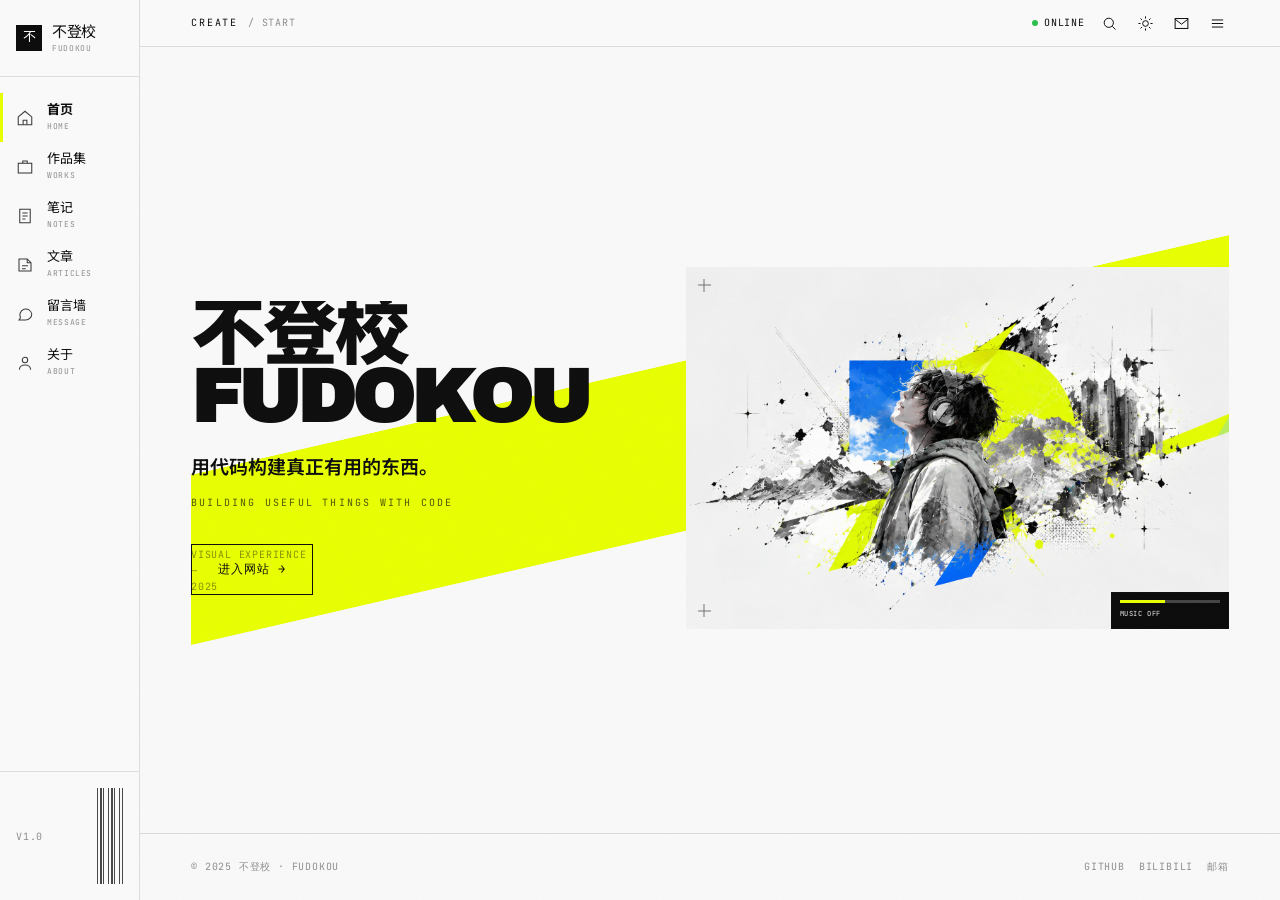
<file: 原型/index.html>
<!DOCTYPE html>
<html lang="zh-CN">
<head>
<meta charset="utf-8">
<meta name="viewport" content="width=device-width, initial-scale=1">
<title>不登校 · FUDOKOU</title>
<meta name="description" content="BUILDING USEFUL THINGS WITH CODE — 个人作品集与笔记">
<meta property="og:title" content="不登校 · FUDOKOU">
<meta property="og:description" content="BUILDING USEFUL THINGS WITH CODE">

<link rel="preconnect" href="https://fonts.googleapis.com">
<link rel="preconnect" href="https://fonts.gstatic.com" crossorigin>
<link href="https://fonts.googleapis.com/css2?family=Archivo+Black&family=Inter:wght@400;500;600;700&family=JetBrains+Mono:wght@400;500&family=Noto+Sans+SC:wght@400;500;700;900&display=swap" rel="stylesheet">

<link rel="stylesheet" href="assets/tokens.css">
<link rel="stylesheet" href="assets/base.css">
<link rel="stylesheet" href="assets/components.css">
<link rel="stylesheet" href="assets/pages.css">
</head>
<body>

<div class="app">

  <!-- ══ 左竖栏（六项导航） ══════════════════════════════════════════ -->
  <aside class="sidebar">
    <a class="brand" href="about.html" aria-label="关于 — ABOUT">
      <span class="brand__mark" aria-hidden="true">不</span>
      <span class="brand__name">不登校<small>FUDOKOU</small></span>
    </a>

    <nav class="nav" aria-label="主导航">
      <a class="nav__item" href="home.html" aria-current="page">
        <svg class="nav__icon" viewBox="0 0 24 24" aria-hidden="true"><path d="M3 10.5 12 3l9 7.5V21H3z"/><path d="M9.5 21v-6h5v6"/></svg>
        <span class="nav__text"><span class="nav__zh">首页</span><span class="nav__en">HOME</span></span>
      </a>
      <a class="nav__item" href="work.html">
        <svg class="nav__icon" viewBox="0 0 24 24" aria-hidden="true"><rect x="3" y="7" width="18" height="13"/><path d="M9 7V4h6v3"/></svg>
        <span class="nav__text"><span class="nav__zh">作品集</span><span class="nav__en">WORKS</span></span>
      </a>
      <a class="nav__item" href="notes.html">
        <svg class="nav__icon" viewBox="0 0 24 24" aria-hidden="true"><path d="M5 3h14v18H5z"/><path d="M8.5 8h7M8.5 12h7M8.5 16h4"/></svg>
        <span class="nav__text"><span class="nav__zh">笔记</span><span class="nav__en">NOTES</span></span>
      </a>
      <a class="nav__item" href="articles.html">
        <svg class="nav__icon" viewBox="0 0 24 24" aria-hidden="true"><path d="M4 4h11l5 5v11H4z"/><path d="M15 4v5h5M8 13h8M8 17h5"/></svg>
        <span class="nav__text"><span class="nav__zh">文章</span><span class="nav__en">ARTICLES</span></span>
      </a>
      <a class="nav__item" href="guestbook.html">
        <svg class="nav__icon" viewBox="0 0 24 24" aria-hidden="true"><path d="M21 12a8 8 0 0 1-8 8H4l2-3a8 8 0 1 1 15-5z"/></svg>
        <span class="nav__text"><span class="nav__zh">留言墙</span><span class="nav__en">MESSAGE</span></span>
      </a>
      <a class="nav__item" href="about.html">
        <svg class="nav__icon" viewBox="0 0 24 24" aria-hidden="true"><circle cx="12" cy="8" r="3.6"/><path d="M4.5 21c0-4 3.4-6.4 7.5-6.4S19.5 17 19.5 21"/></svg>
        <span class="nav__text"><span class="nav__zh">关于</span><span class="nav__en">ABOUT</span></span>
      </a>
    </nav>

    <div class="sidebar__foot">
      <span class="mono mono--sm" style="color:var(--ink-45)">v1.0</span>
      <span class="barcode" aria-hidden="true"></span>
    </div>
  </aside>

  <!-- ══ 主区 ════════════════════════════════════════════════════════ -->
  <div class="main">

    <!-- 顶栏 -->
    <header class="topbar">
      <div class="topbar__left">
        <span class="mono mono--sm" style="letter-spacing:.18em">CREATE</span>
        <span class="topbar__section">/ START</span>
      </div>
      <div class="topbar__right">
        <div class="status-dot"><i aria-hidden="true"></i>ONLINE</div>
        <button class="icon-btn" aria-label="搜索">
          <svg viewBox="0 0 24 24"><circle cx="11" cy="11" r="6.5"/><path d="M16 16l4.5 4.5"/></svg>
        </button>
        <button class="icon-btn" aria-label="偏好设置">
          <svg viewBox="0 0 24 24"><circle cx="12" cy="12" r="4"/><path d="M12 2v3M12 19v3M2 12h3M19 12h3M5 5l2 2M17 17l2 2M19 5l-2 2M7 17l-2 2"/></svg>
        </button>
        <a class="icon-btn" href="mailto:3287390083@qq.com" aria-label="邮箱">
          <svg viewBox="0 0 24 24"><rect x="3" y="5" width="18" height="14"/><path d="m3 6 9 7 9-7"/></svg>
        </a>
        <button class="icon-btn" aria-label="菜单">
          <svg viewBox="0 0 24 24"><path d="M4 7h16M4 12h16M4 17h16"/></svg>
        </button>
      </div>
    </header>

    <!-- 启动页主体 -->
    <main class="wrap" style="flex:1;display:flex;flex-direction:column">
      <section class="splash" id="splash">

        <!-- 斜向黄带 -->
        <div class="splash__band" aria-hidden="true"></div>

        <!-- 左：巨字 + 标语 + 按钮 -->
        <div class="splash__left">
          <h1 class="splash__title display--zh">
            <span class="line"><span class="reveal-line">不登校</span></span>
            <span class="line"><span class="reveal-line">FUDOKOU</span></span>
          </h1>

          <p class="splash__sub">用代码构建真正有用的东西。</p>
          <p class="splash__tags">BUILDING USEFUL THINGS WITH CODE</p>

          <div class="splash__cta">
            <a class="btn btn--accent" href="home.html" style="padding:14px 26px">
              进入网站 <span class="arrow" aria-hidden="true">→</span>
            </a>
          </div>

          <div class="splash__coord mono mono--sm">
            VISUAL EXPERIENCE<br>
            —<br>
            2025
          </div>
        </div>

        <!-- 右：主视觉 -->
        <div class="splash__right">
          <div class="splash__art">
            <img src="media/hero.png" alt="厚涂插画主视觉：戴耳机的创作者、酸性黄圆形与灰色建筑拼贴" width="1536" height="1024">

            <!-- 右下角磁贴（原型占位；播放器第二步再接） -->
            <div class="splash__mini">
              <div class="bar"><i></i></div>
              <span>MUSIC OFF</span>
            </div>

            <!-- 套准标记 -->
            <span class="regmark regmark--tl" aria-hidden="true"></span>
            <span class="regmark regmark--bl" aria-hidden="true"></span>
          </div>
        </div>

      </section>
    </main>

    <!-- 页脚 -->
    <footer class="footer">
      <span>© 2025 不登校 · FUDOKOU</span>
      <span class="footer__links">
        <a href="https://github.com/zhujunkui1-del/" target="_blank" rel="noopener">GitHub</a>
        <a href="https://space.bilibili.com/131583045" target="_blank" rel="noopener">Bilibili</a>
        <a href="mailto:3287390083@qq.com">邮箱</a>
      </span>
    </footer>

  </div><!-- /.main -->
</div><!-- /.app -->

<script src="assets/data.js"></script>
<script src="assets/app.js"></script>
<script>
  /* 启动页揭示序列（09-动效与交互规格.md §4.1，总计约 1200ms）
     0ms     巨字逐行上推
     400ms   黄带从左扫过（CSS 里已设 delay）
     800ms   副标题淡入
     1000ms  导航 / CTA 出现
  */
  (function () {
    var splash = document.getElementById('splash');
    // 英文行逐字包裹，中文行整行（避免汉字字距抖动）
    var lines = splash.querySelectorAll('.splash__title .reveal-line');
    lines.forEach(function (el) {
      var text = el.textContent;
      var isCJK = /[\u4e00-\u9fa5]/.test(text);
      if (isCJK) return;                     // 中文保持整行
      el.textContent = '';
      Array.prototype.forEach.call(text, function (ch, i) {
        var span = document.createElement('span');
        span.className = 'ch';
        span.style.setProperty('--i', i);
        span.textContent = ch === ' ' ? '\u00a0' : ch;
        el.appendChild(span);
      });
    });

    // 入场
    requestAnimationFrame(function () {
      setTimeout(function () { splash.classList.add('is-in'); }, 60);
    });
  })();
</script>
</body>
</html>
</file>
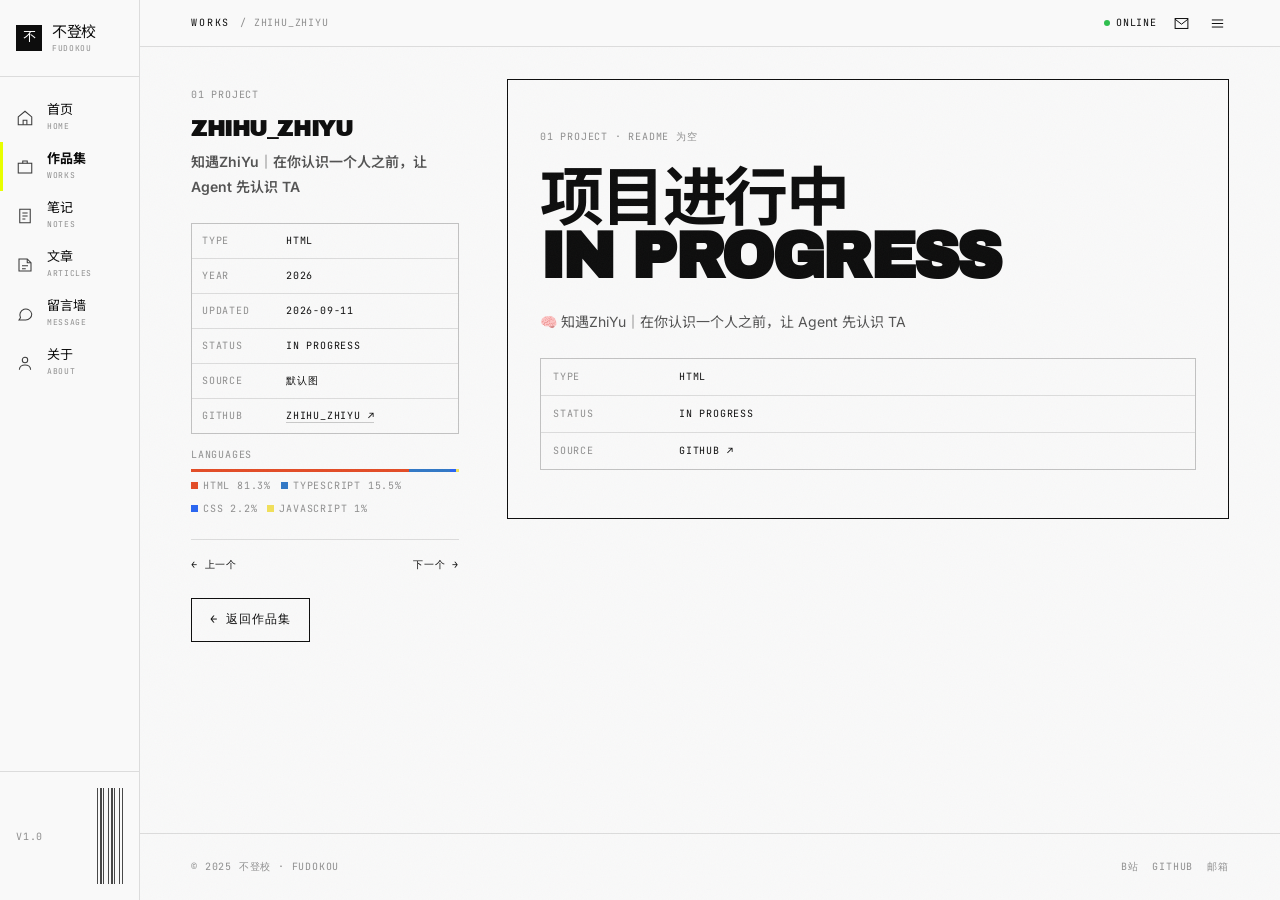
<file: 原型/work-detail.html>
<!DOCTYPE html>
<html lang="zh-CN">
<head>
<meta charset="utf-8">
<meta name="viewport" content="width=device-width, initial-scale=1">
<title>作品详情 · 不登校 FUDOKOU</title>

<link rel="preconnect" href="https://fonts.googleapis.com">
<link rel="preconnect" href="https://fonts.gstatic.com" crossorigin>
<link href="https://fonts.googleapis.com/css2?family=Archivo+Black&family=Inter:wght@400;500;600;700&family=JetBrains+Mono:wght@400;500&family=Noto+Sans+SC:wght@400;500;700;900&display=swap" rel="stylesheet">

<link rel="stylesheet" href="assets/tokens.css">
<link rel="stylesheet" href="assets/base.css">
<link rel="stylesheet" href="assets/components.css">
<link rel="stylesheet" href="assets/pages.css">
</head>
<body>

<div class="app">

  <aside class="sidebar">
    <a class="brand" href="about.html" aria-label="关于 — ABOUT">
      <span class="brand__mark" aria-hidden="true">不</span>
      <span class="brand__name">不登校<small>FUDOKOU</small></span>
    </a>
    <nav class="nav" aria-label="主导航">
      <a class="nav__item" href="home.html">
        <svg class="nav__icon" viewBox="0 0 24 24" aria-hidden="true"><path d="M3 10.5 12 3l9 7.5V21H3z"/><path d="M9.5 21v-6h5v6"/></svg>
        <span class="nav__text"><span class="nav__zh">首页</span><span class="nav__en">HOME</span></span>
      </a>
      <a class="nav__item" href="work.html" aria-current="page">
        <svg class="nav__icon" viewBox="0 0 24 24" aria-hidden="true"><rect x="3" y="7" width="18" height="13"/><path d="M9 7V4h6v3"/></svg>
        <span class="nav__text"><span class="nav__zh">作品集</span><span class="nav__en">WORKS</span></span>
      </a>
      <a class="nav__item" href="notes.html">
        <svg class="nav__icon" viewBox="0 0 24 24" aria-hidden="true"><path d="M5 3h14v18H5z"/><path d="M8.5 8h7M8.5 12h7M8.5 16h4"/></svg>
        <span class="nav__text"><span class="nav__zh">笔记</span><span class="nav__en">NOTES</span></span>
      </a>
      <a class="nav__item" href="articles.html">
        <svg class="nav__icon" viewBox="0 0 24 24" aria-hidden="true"><path d="M4 4h11l5 5v11H4z"/><path d="M15 4v5h5M8 13h8M8 17h5"/></svg>
        <span class="nav__text"><span class="nav__zh">文章</span><span class="nav__en">ARTICLES</span></span>
      </a>
      <a class="nav__item" href="guestbook.html">
        <svg class="nav__icon" viewBox="0 0 24 24" aria-hidden="true"><path d="M21 12a8 8 0 0 1-8 8H4l2-3a8 8 0 1 1 15-5z"/></svg>
        <span class="nav__text"><span class="nav__zh">留言墙</span><span class="nav__en">MESSAGE</span></span>
      </a>
      <a class="nav__item" href="about.html">
        <svg class="nav__icon" viewBox="0 0 24 24" aria-hidden="true"><circle cx="12" cy="8" r="3.6"/><path d="M4.5 21c0-4 3.4-6.4 7.5-6.4S19.5 17 19.5 21"/></svg>
        <span class="nav__text"><span class="nav__zh">关于</span><span class="nav__en">ABOUT</span></span>
      </a>
    </nav>
    <div class="sidebar__foot">
      <span class="mono mono--sm" style="color:var(--ink-45)">v1.0</span>
      <span class="barcode" aria-hidden="true"></span>
    </div>
  </aside>

  <div class="main">

    <header class="topbar">
      <div class="topbar__left">
        <a class="mono mono--sm" style="letter-spacing:.18em" href="work.html">WORKS</a>
        <span class="topbar__section" id="crumb">/ —</span>
      </div>
      <div class="topbar__right">
        <div class="status-dot"><i aria-hidden="true"></i>ONLINE</div>
        <a class="icon-btn" href="mailto:3287390083@qq.com" aria-label="邮箱"><svg viewBox="0 0 24 24"><rect x="3" y="5" width="18" height="14"/><path d="m3 6 9 7 9-7"/></svg></a>
        <button class="icon-btn" aria-label="菜单"><svg viewBox="0 0 24 24"><path d="M4 7h16M4 12h16M4 17h16"/></svg></button>
      </div>
    </header>

    <main class="wrap wrap--tight" style="flex:1">
      <div class="detail" id="detail"></div>
    </main>

    <footer class="footer">
      <span>© 2025 不登校 · FUDOKOU</span>
      <span class="footer__links">
        <a href="https://space.bilibili.com/131583045" target="_blank" rel="noopener">B站</a>
        <a href="https://github.com/zhujunkui1-del/" target="_blank" rel="noopener">GitHub</a>
        <a href="mailto:3287390083@qq.com">邮箱</a>
      </span>
    </footer>

  </div>
</div>

<script src="assets/data.js"></script>
<script src="assets/app.js"></script>
<script>
(function () {
  var P = window.PROTO;
  var all = (window.SITE.projects || []).slice();

  var slug = new URLSearchParams(location.search).get('slug');
  /* 未指定 slug 时默认展示第一个（原型方便预览） */
  var idx = all.findIndex(function (p) { return p.slug === slug; });
  if (idx < 0) idx = 0;
  var p = all[idx];

  if (!p) {
    document.getElementById('detail').innerHTML =
      '<div class="empty"><span class="empty__label">没有找到项目</span>' +
      '<h2 class="empty__title">NOT FOUND</h2>' +
      '<a class="btn" href="work.html">返回作品集</a></div>';
    return;
  }

  document.getElementById('crumb').textContent = '/ ' + p.name;
  document.title = p.name + ' · 不登校 FUDOKOU';

  var prev = all[(idx - 1 + all.length) % all.length];
  var next = all[(idx + 1) % all.length];

  /* ── 元数据表 ── */
  var metaRows = [
    ['TYPE',     p.language || 'PROJECT'],
    ['YEAR',     (p.created || '').slice(0, 4) || '—'],
    ['UPDATED',  p.updated || '—'],
    ['STATUS',   p.isEmpty ? 'IN PROGRESS' : 'ACTIVE'],
    ['SOURCE',   p.coverSource === 'readme' ? 'README 自动' : '默认图'],
  ];

  var metaHtml = '<dl class="detail__meta">' +
    metaRows.map(function (r) {
      return '<div><dt>' + r[0] + '</dt><dd>' + P.esc(r[1]) + '</dd></div>';
    }).join('') +
    '<div><dt>GITHUB</dt><dd><a href="' + P.esc(p.url) + '" target="_blank" rel="noopener">' +
      P.esc(p.repo) + ' ↗</a></dd></div>' +
    '</dl>';

  /* ── 语言分布 ── */
  var langHtml = (p.languages || []).length
    ? '<div style="margin-top:14px">' +
      '<div class="mono mono--sm" style="color:var(--ink-45);margin-bottom:6px">LANGUAGES</div>' +
      P.langBarHtml(p.languages) +
      '<div class="mono mono--sm" style="color:var(--ink-45);margin-top:7px;display:flex;flex-wrap:wrap;gap:10px">' +
      p.languages.map(function (l) {
        return '<span><i style="display:inline-block;width:7px;height:7px;background:' +
          P.langColor(l.name) + ';margin-right:5px"></i>' + P.esc(l.name) + ' ' + l.pct + '%</span>';
      }).join('') + '</div></div>'
    : '';

  /* ── 右侧正文 ── */
  var bodyHtml;
  if (p.isEmpty) {
    /* 空状态：不编造内容，用排版撑场（08-施工说明书 N15） */
    bodyHtml =
      '<div class="empty">' +
        '<span class="empty__label">01 PROJECT · README 为空</span>' +
        '<h2 class="empty__title">项目进行中<br>IN PROGRESS</h2>' +
        '<p class="empty__desc">' + (P.esc(p.description) || '该项目仍在开发中，更多内容与细节将陆续补充。') + '</p>' +
        '<dl class="empty__meta">' +
          '<div><dt>TYPE</dt><dd>' + P.esc((p.languages[0] && p.languages[0].name) || '—') + '</dd></div>' +
          '<div><dt>STATUS</dt><dd>IN PROGRESS</dd></div>' +
          '<div><dt>SOURCE</dt><dd><a href="' + P.esc(p.url) + '" target="_blank" rel="noopener">GITHUB ↗</a></dd></div>' +
        '</dl>' +
      '</div>';
  } else {
    /* 去重：README 首图常被同时用作封面，避免同一张图出现两次。
       注意：两条路径可能一个是百分号编码、一个是原始 UTF-8
       （GitHub 图片接口返回编码后的，markdown 正文是原文），
       必须先 decodeURIComponent 再比较。 */
    var norm = function (u) {
      if (!u) return '';
      try { return decodeURIComponent(u); } catch (e) { return u; }
    };
    var inlineImgs = p.readmeHTML.match(/<img[^>]+src="([^"]+)"/g) || [];
    var firstInline = inlineImgs.length
      ? (inlineImgs[0].match(/src="([^"]+)"/) || [])[1]
      : null;
    var coverIsInline = firstInline && norm(firstInline) === norm(p.cover);

    bodyHtml =
      /* 仅当封面不是 README 内联图时才单独展示大图 */
      (!coverIsInline
        ? '<figure class="detail__figure"><img src="' + P.esc(P.coverOf(p)) + '" alt="' + P.esc(p.name) + '"></figure>'
        : '') +
      /* 图组缩略图：排除已被封面用过的那张 */
      (p.images.length > 1
        ? '<div class="detail__thumbs">' + p.images.slice(1, 5).map(function (src) {
            return '<a href="' + P.esc(src) + '" target="_blank" rel="noopener"><img src="' + P.esc(src) + '" alt="" loading="lazy"></a>';
          }).join('') + '</div>'
        : '') +
      '<article class="md"' + (coverIsInline ? ' style="margin-top:0"' : ' style="margin-top:var(--sp-6)"') + '>' +
        '<div class="mono mono--sm" style="color:var(--ink-45);margin-bottom:10px">README · ' +
          p.readmeChars + ' 字符 · 来自 GitHub</div>' +
        p.readmeHTML +
      '</article>';
  }

  document.getElementById('detail').innerHTML =
    /* 左栏 */
    '<aside class="detail__side">' +
      '<span class="detail__label">01 PROJECT</span>' +
      '<h1 class="detail__title">' + P.esc(p.name) + '</h1>' +
      '<p class="detail__zh">' + P.esc(p.title) + '</p>' +
      metaHtml + langHtml +
      '<div class="detail__nav">' +
        '<a href="work-detail.html?slug=' + encodeURIComponent(prev.slug) + '">← 上一个</a>' +
        '<a href="work-detail.html?slug=' + encodeURIComponent(next.slug) + '">下一个 →</a>' +
      '</div>' +
      '<div style="margin-top:var(--sp-3)"><a class="btn" href="work.html">← 返回作品集</a></div>' +
    '</aside>' +
    /* 右栏 */
    '<div>' + bodyHtml + '</div>';
})();
</script>
</body>
</html>
</file>
<file: 原型/assets/tokens.css>
/* ==========================================================================
   tokens.css — 设计令牌
   来源：个人网页制作方案/01-方案文档/10-视觉规格.md + 08-施工说明书.md
   这是全站唯一的设计数值来源，任何页面不得硬编码色值 / 字号 / 间距
   ========================================================================== */

:root {
  /* ── 色板 ────────────────────────────────────────────────────────────── */
  --paper:        #F9F9F9;   /* 基底：纸白 */
  --paper-dim:    #F2F2F1;   /* 次级底：极淡灰面板 */
  --panel:        #E6E5E1;   /* 面板灰：芯片底 / 骨架屏底 */
  --ink:          #0D0D0D;   /* 结构：碳黑（文字 / 细线） */
  --ink-70:       rgba(13, 13, 13, 0.70);
  --ink-45:       rgba(13, 13, 13, 0.45);
  --ink-20:       rgba(13, 13, 13, 0.20);
  --ink-12:       rgba(13, 13, 13, 0.12);
  --ink-06:       rgba(13, 13, 13, 0.06);

  --accent:       #E8FF00;   /* 主强调：酸性荧光黄 */
  --accent-dim:   rgba(232, 255, 0, 0.35);
  --blue:         #1E3AFF;   /* 大色块：电光蓝 */
  --pink:         #FF2B8A;   /* 小警报：洋红 */
  --orange:       #FF4422;   /* 小警报：橙红 */

  /* 暗色（仅用于「暗色装饰卡」这一处） */
  --dark:         #0A0A0A;
  --dark-ink:     #EDEDED;

  /* CMYK 套准色 */
  --cmyk-c:       #00AEEF;
  --cmyk-m:       #EC008C;
  --cmyk-y:       #FFF200;
  --cmyk-k:       #0D0D0D;

  /* ── 字体 ────────────────────────────────────────────────────────────── */
  --font-display: 'Archivo Black', 'Noto Sans SC', system-ui, sans-serif;
  --font-body:    'Inter', 'Noto Sans SC', system-ui, -apple-system, sans-serif;
  --font-mono:    'JetBrains Mono', ui-monospace, 'SFMono-Regular', monospace;

  /* ── 字阶（10-视觉规格.md §1.3） ────────────────────────────────────── */
  --fs-d0: clamp(3rem,   12vw,  16rem);   /* 启动页姓名 */
  --fs-d1: clamp(2.5rem,  8vw,  10rem);   /* 首页姓名 */
  --fs-d2: clamp(2rem,    5vw,   6rem);   /* 区块大标题 */
  --fs-d3: clamp(1.5rem,  3vw,   3rem);   /* 卡片标题 */

  --fs-b1: clamp(15px, 1.1vw, 17px);      /* 段落 */
  --fs-b2: 14px;                          /* 次级说明 */
  --fs-b3: 13px;                          /* 卡片描述 */

  --fs-m1: 14px;                          /* 导航 / 主要标签 */
  --fs-m2: 12px;                          /* 元数据 / 编号 */
  --fs-m3: 10px;                          /* 版权 / 微小注记 */

  --fs-n1: clamp(2.5rem, 5vw, 5rem);      /* 巨型数字 */

  /* 字距 / 行高 */
  --ls-display: -0.04em;                  /* 英文巨字（中文禁用！） */
  --ls-mono:     0.08em;
  --lh-display:  0.86;
  --lh-body:     1.65;
  --lh-body-zh:  1.8;                     /* 中文正文更松 */
  --lh-mono:     1.3;

  /* ── 间距（基准 8px） ───────────────────────────────────────────────── */
  --sp-1:  8px;
  --sp-2:  16px;
  --sp-3:  24px;
  --sp-4:  32px;
  --sp-6:  48px;
  --sp-8:  64px;
  --sp-12: 96px;
  --sp-16: 128px;

  /* ── 布局 ────────────────────────────────────────────────────────────── */
  --sidebar-w:      140px;   /* lg+ 左竖栏 */
  --sidebar-w-md:    56px;   /* md 只显示图标 */
  --container-max: 1680px;   /* 2xl */
  --content-max:   1440px;   /* xl */
  --gutter: clamp(20px, 4vw, 64px);

  /* ── 缓动（09-动效与交互规格.md §2） ────────────────────────────────── */
  --ease-standard: cubic-bezier(0.22, 1, 0.36, 1);
  --ease-in:       cubic-bezier(0.16, 1, 0.3, 1);
  --ease-out:      cubic-bezier(0.7, 0, 0.84, 0);
  --ease-linear:   linear;

  /* ── 时长（§3） ─────────────────────────────────────────────────────── */
  --dur-instant: 120ms;
  --dur-fast:    200ms;
  --dur-base:    400ms;
  --dur-slow:    700ms;
  --dur-xslow:  1200ms;

  /* ── 层级 ────────────────────────────────────────────────────────────── */
  --z-sidebar:  100;
  --z-topbar:    90;
  --z-coord:     40;   /* 鼠标坐标层 */
  --z-player:   200;

  /* ── 线系统（04-视觉纪律.md：1px 线是骨架，必须保留） ───────────────── */
  --line:        1px solid var(--ink);
  --line-soft:   1px solid var(--ink-12);
  --line-dashed: 1px dashed var(--ink-45);
}

/* ── 断点参考（CSS 变量不能在媒体查询里用，此处仅作文档） ──────────────
   sm   < 640px     4 栏    竖栏收进顶栏菜单
   md   640–1024px  8 栏    竖栏收窄至 56px，只显示图标
   lg   1024–1440px 16 栏   完整 140px 竖栏
   xl   1440–1920px 16 栏   容器 1440px
   2xl  > 1920px    16 栏   容器 1680px
   ──────────────────────────────────────────────────────────────────── */

/* ── 减少动效：关闭全部动画（§7 无障碍降级） ────────────────────────── */
@media (prefers-reduced-motion: reduce) {
  *, *::before, *::after {
    animation-duration: 0.01ms !important;
    animation-iteration-count: 1 !important;
    transition-duration: 0.01ms !important;
    scroll-behavior: auto !important;
  }
}
</file>
<file: 原型/assets/base.css>
/* ==========================================================================
   base.css — 重置 + 排版基础 + 1px 线系统
   ========================================================================== */

/* ── 重置 ─────────────────────────────────────────────────────────────── */
*, *::before, *::after { box-sizing: border-box; }

* { margin: 0; padding: 0; }

html {
  -webkit-text-size-adjust: 100%;
  scroll-behavior: smooth;
}

body {
  background: var(--paper);
  color: var(--ink);
  font-family: var(--font-body);
  font-size: var(--fs-b1);
  line-height: var(--lh-body);
  -webkit-font-smoothing: antialiased;
  -moz-osx-font-smoothing: grayscale;
  overflow-x: hidden;
}

/* 中文正文行高更松（汉字视觉密度高于拉丁字母） */
body:lang(zh), .zh { line-height: var(--lh-body-zh); }

img, svg, video { display: block; max-width: 100%; }
img { height: auto; }

a { color: inherit; text-decoration: none; }
button { font: inherit; color: inherit; background: none; border: none; cursor: pointer; }
ul, ol { list-style: none; }
input, textarea { font: inherit; color: inherit; }

/* ── 细纸纹（极淡，不干扰阅读） ────────────────────────────────────────── */
body::before {
  content: '';
  position: fixed;
  inset: 0;
  pointer-events: none;
  z-index: 1;
  opacity: 0.035;
  background-image: url("data:image/svg+xml,%3Csvg xmlns='http://www.w3.org/2000/svg' width='120' height='120'%3E%3Cfilter id='n'%3E%3CfeTurbulence type='fractalNoise' baseFrequency='0.85' numOctaves='3'/%3E%3C/filter%3E%3Crect width='120' height='120' filter='url(%23n)'/%3E%3C/svg%3E");
}

/* ── 排版基类 ─────────────────────────────────────────────────────────── */

/* 展示级：英文巨字（全大写，紧字距，压缩行高） */
.display {
  font-family: var(--font-display);
  font-size: var(--fs-d1);
  letter-spacing: var(--ls-display);
  line-height: var(--lh-display);
  text-transform: uppercase;
}
.display--d0 { font-size: var(--fs-d0); }
.display--d2 { font-size: var(--fs-d2); }
.display--d3 { font-size: var(--fs-d3); }

/* 中文巨字：禁用负字距（汉字会粘连），靠字重与行高实现紧凑 */
.display--zh {
  font-family: var(--font-display), 'Noto Sans SC', sans-serif;
  font-weight: 900;
  letter-spacing: 0;          /* ← 铁律：中文不做负字距 */
  text-transform: none;
}

/* 等宽：界面 / 元数据 / 导航 */
.mono {
  font-family: var(--font-mono);
  font-size: var(--fs-m2);
  letter-spacing: var(--ls-mono);
  line-height: var(--lh-mono);
  text-transform: uppercase;
}
.mono--lg { font-size: var(--fs-m1); }
.mono--sm { font-size: var(--fs-m3); }
.mono--plain { text-transform: none; }

/* 巨型数字 */
.numeral {
  font-family: var(--font-mono);
  font-size: var(--fs-n1);
  line-height: 0.9;
  letter-spacing: -0.02em;
}

/* 正文 */
.body-text { font-size: var(--fs-b1); line-height: var(--lh-body); }
.body-text--zh { line-height: var(--lh-body-zh); }
.caption { font-size: var(--fs-b3); color: var(--ink-70); }

/* 幽灵描边字 */
.ghost {
  font-family: var(--font-display);
  color: transparent;
  -webkit-text-stroke: 1.5px var(--ink-12);
  text-transform: uppercase;
  line-height: 0.8;
  user-select: none;
  pointer-events: none;
}

/* ── 1px 线系统 ───────────────────────────────────────────────────────── */
.rule        { border: 0; border-top: var(--line); }
.rule--soft  { border-top: var(--line-soft); }
.rule--v     { border: 0; border-left: var(--line); align-self: stretch; }

/* 用 grid gap 生成发丝分割线（性能优于大量 border） */
.hairlines {
  display: grid;
  gap: 1px;
  background: var(--ink-12);
}
.hairlines > * { background: var(--paper); }

/* ── 装饰：套准标记 / 条形码 / CMYK ───────────────────────────────────── */

/* 十字套准标记 */
.regmark {
  position: absolute;
  width: 13px; height: 13px;
  pointer-events: none;
  opacity: 0.55;
}
.regmark::before, .regmark::after {
  content: ''; position: absolute; background: var(--ink);
}
.regmark::before { left: 50%; top: 0; width: 1px; height: 100%; transform: translateX(-50%); }
.regmark::after  { top: 50%; left: 0; height: 1px; width: 100%; transform: translateY(-50%); }
.regmark--tl { top: 12px; left: 12px; }
.regmark--tr { top: 12px; right: 12px; }
.regmark--bl { bottom: 12px; left: 12px; }
.regmark--br { bottom: 12px; right: 12px; }

/* 竖排条形码 */
.barcode {
  width: 26px; height: 96px;
  background-image: repeating-linear-gradient(
    to right,
    var(--ink) 0 1px, transparent 1px 3px,
    var(--ink) 3px 5px, transparent 5px 6px,
    var(--ink) 6px 7px, transparent 7px 11px
  );
  opacity: 0.75;
  pointer-events: none;
}

/* CMYK 四色竖排色块 */
.cmyk-swatches { display: flex; flex-direction: column; width: 12px; gap: 3px; }
.cmyk-swatches i { display: block; height: 12px; }
.cmyk-swatches i:nth-child(1) { background: var(--cmyk-c); }
.cmyk-swatches i:nth-child(2) { background: var(--cmyk-m); }
.cmyk-swatches i:nth-child(3) { background: var(--cmyk-y); }
.cmyk-swatches i:nth-child(4) { background: var(--cmyk-k); }

/* 半调网点纹理 */
.halftone {
  background-image: radial-gradient(var(--ink) 1px, transparent 1px);
  background-size: 6px 6px;
  opacity: 0.14;
}

/* 斜向色带 */
.band {
  position: absolute;
  pointer-events: none;
  transform-origin: center;
}
.band--yellow { background: var(--accent); }
.band--blue   { background: var(--blue); }

/* ── 芯片 / 贴纸 ─────────────────────────────────────────────────────── */
.chip {
  display: inline-flex;
  align-items: center;
  gap: 6px;
  padding: 4px 10px;
  font-family: var(--font-mono);
  font-size: var(--fs-m3);
  letter-spacing: var(--ls-mono);
  text-transform: uppercase;
  border: var(--line);
  background: var(--paper);
  white-space: nowrap;
}
.chip--solid   { background: var(--ink); color: var(--paper); border-color: var(--ink); }
.chip--accent  { background: var(--accent); color: var(--ink); border-color: var(--ink); }
.chip--ghost   { border-color: var(--ink-20); color: var(--ink-70); }

/* ── 方形按钮 ────────────────────────────────────────────────────────── */
.btn {
  display: inline-flex;
  align-items: center;
  justify-content: center;
  gap: 8px;
  padding: 10px 18px;
  font-family: var(--font-mono);
  font-size: var(--fs-m2);
  letter-spacing: var(--ls-mono);
  text-transform: uppercase;
  border: var(--line);
  background: var(--paper);
  transition: background var(--dur-fast) var(--ease-standard),
              color var(--dur-fast) var(--ease-standard);
}
.btn:hover  { background: var(--ink); color: var(--paper); }
.btn:active { transform: translateY(1px); }
.btn--accent { background: var(--accent); color: var(--ink); }
.btn--accent:hover { background: var(--ink); color: var(--accent); }
.btn--solid  { background: var(--ink); color: var(--paper); }
.btn--solid:hover { background: var(--accent); color: var(--ink); }

/* ── 键盘焦点（不用浏览器默认蓝框） ──────────────────────────────────── */
:focus-visible {
  outline: 2px solid var(--ink);
  outline-offset: 2px;
}
.dark :focus-visible { outline-color: var(--accent); }

/* ── 禁用态 ─────────────────────────────────────────────────────────── */
[disabled], .is-disabled {
  opacity: 0.4;
  cursor: not-allowed;
  pointer-events: none;
}

/* ── 通用工具类 ─────────────────────────────────────────────────────── */
.sr-only {
  position: absolute; width: 1px; height: 1px;
  padding: 0; margin: -1px; overflow: hidden;
  clip: rect(0 0 0 0); white-space: nowrap; border: 0;
}
.stack > * + * { margin-top: var(--sp-2); }

/* ── 滚动入场（§4.3：所有区块，不重复） ──────────────────────────────── */
.reveal {
  opacity: 0;
  transform: translateY(24px);
  transition: opacity var(--dur-slow) var(--ease-standard),
              transform var(--dur-slow) var(--ease-standard);
}
.reveal.is-in {
  opacity: 1;
  transform: none;
}
</file>
<file: 原型/assets/components.css>
/* ==========================================================================
   components.css — 共享组件
   左竖栏 / 顶栏 / 作品卡 / 区块标题 / 页脚 / 骨架屏 / 空状态
   ========================================================================== */

/* ══ 应用外壳 ═══════════════════════════════════════════════════════════ */
.app {
  display: grid;
  grid-template-columns: var(--sidebar-w) 1fr;
  min-height: 100vh;
}

/* ══ 左竖栏（六项导航） ═════════════════════════════════════════════════
   版式：图标 + 两行文字（中文在上、极小英文在下）
   理由：六项 + 中英文同行在 140px 内装不下（见 08-施工说明书 N12）
   ══════════════════════════════════════════════════════════════════════ */
.sidebar {
  position: fixed;
  top: 0; left: 0;
  width: var(--sidebar-w);
  height: 100vh;
  z-index: var(--z-sidebar);
  display: flex;
  flex-direction: column;
  background: var(--paper);
  border-right: var(--line-soft);
}

/* 品牌区（可点进关于页） */
.brand {
  display: flex;
  align-items: center;
  gap: 10px;
  padding: var(--sp-3) var(--sp-2);
  border-bottom: var(--line-soft);
}
.brand__mark {
  width: 26px; height: 26px;
  flex: none;
  display: grid; place-items: center;
  background: var(--ink); color: var(--paper);
  font-family: var(--font-display);
  font-size: 13px;
}
.brand__name {
  font-family: var(--font-display);
  font-size: 15px;
  letter-spacing: -0.02em;
  line-height: 1.1;
}
.brand__name small {
  display: block;
  margin-top: 3px;
  font-family: var(--font-mono);
  font-size: 8px;
  letter-spacing: var(--ls-mono);
  color: var(--ink-45);
  font-weight: 400;
}

/* 导航列表 */
.nav { padding: var(--sp-2) 0; flex: 1; }

.nav__item {
  position: relative;
  display: grid;
  grid-template-columns: 22px 1fr;
  align-items: center;
  gap: 9px;
  padding: 9px var(--sp-2) 9px var(--sp-2);
  transition: background var(--dur-fast) var(--ease-standard);
}
.nav__item:hover { background: var(--ink-06); }

/* 当前项：左侧 3px 酸性黄竖条 */
.nav__item[aria-current='page']::before {
  content: '';
  position: absolute;
  left: 0; top: 0; bottom: 0;
  width: 3px;
  background: var(--accent);
}
.nav__item[aria-current='page'] .nav__zh { font-weight: 700; }

.nav__icon {
  width: 18px; height: 18px;
  flex: none;
  stroke: currentColor;
  stroke-width: 1.4;
  fill: none;
  opacity: 0.8;
}
.nav__text { min-width: 0; }
.nav__zh {
  display: block;
  font-size: 13px;
  line-height: 1.2;
  letter-spacing: 0.01em;
}
.nav__en {
  display: block;
  margin-top: 1px;
  font-family: var(--font-mono);
  font-size: 8px;
  letter-spacing: var(--ls-mono);
  color: var(--ink-45);
  white-space: nowrap;
}

/* 竖栏底部装饰 */
.sidebar__foot {
  padding: var(--sp-2);
  border-top: var(--line-soft);
  display: flex;
  align-items: center;
  justify-content: space-between;
}

/* ══ 主内容区 ══════════════════════════════════════════════════════════ */
.main {
  grid-column: 2;
  min-width: 0;
  display: flex;
  flex-direction: column;
}

/* ══ 顶栏 ═══════════════════════════════════════════════════════════════ */
.topbar {
  position: sticky;
  top: 0;
  z-index: var(--z-topbar);
  display: flex;
  align-items: center;
  justify-content: space-between;
  gap: var(--sp-3);
  padding: 12px var(--gutter);
  background: var(--paper);
  border-bottom: var(--line-soft);
}
.topbar__left  { display: flex; align-items: baseline; gap: 10px; min-width: 0; }
.topbar__right { display: flex; align-items: center; gap: 14px; }

.topbar__section {
  font-family: var(--font-mono);
  font-size: var(--fs-m3);
  letter-spacing: var(--ls-mono);
  text-transform: uppercase;
  color: var(--ink-45);
}

.icon-btn {
  width: 22px; height: 22px;
  display: grid; place-items: center;
  transition: transform var(--dur-fast) var(--ease-standard);
}
.icon-btn:hover { transform: translateY(-1px); }
.icon-btn svg { width: 17px; height: 17px; stroke: currentColor; stroke-width: 1.4; fill: none; }

/* 在线状态点 */
.status-dot {
  display: inline-flex; align-items: center; gap: 6px;
  font-family: var(--font-mono);
  font-size: var(--fs-m3);
  letter-spacing: var(--ls-mono);
  text-transform: uppercase;
}
.status-dot i {
  width: 6px; height: 6px; border-radius: 50%;
  background: #2FBF4F;
  animation: breathe 2400ms var(--ease-linear) infinite;
}
@keyframes breathe { 0%,100% { opacity: 1 } 50% { opacity: 0.3 } }

/* ══ 内容容器 ══════════════════════════════════════════════════════════ */
.wrap {
  width: 100%;
  max-width: var(--container-max);
  margin: 0 auto;
  padding: 0 var(--gutter);
}
.wrap--tight { max-width: var(--content-max); }

/* ══ 区块标题（编号 + 标题 + 右侧动作） ════════════════════════════════ */
.section-head {
  display: flex;
  align-items: flex-end;
  justify-content: space-between;
  gap: var(--sp-3);
  padding: var(--sp-6) 0 var(--sp-3);
  border-bottom: var(--line);
}
.section-head__title {
  display: flex;
  align-items: baseline;
  gap: 12px;
  font-family: var(--font-display);
  font-size: clamp(1.4rem, 2.4vw, 2.2rem);
  letter-spacing: var(--ls-display);
  text-transform: uppercase;
  line-height: 1;
}
.section-head__title .idx {
  font-family: var(--font-mono);
  font-size: var(--fs-m2);
  letter-spacing: var(--ls-mono);
  color: var(--ink-45);
}
.section-head__title .zh {
  font-family: var(--font-body);
  font-size: var(--fs-b3);
  letter-spacing: 0;
  text-transform: none;
  color: var(--ink-70);
  font-weight: 400;
}
.section-head__more {
  display: inline-flex; align-items: center; gap: 7px;
  font-family: var(--font-mono);
  font-size: var(--fs-m3);
  letter-spacing: var(--ls-mono);
  text-transform: uppercase;
  white-space: nowrap;
}
.arrow { display: inline-block; transition: transform var(--dur-fast) var(--ease-standard); }
.section-head__more:hover .arrow,
.card:hover .arrow,
.note-row:hover .arrow { transform: translateX(8px); }

/* ══ 作品卡 ════════════════════════════════════════════════════════════ */
.card {
  display: block;
  border: 0;
  position: relative;
}
.card__media {
  position: relative;
  aspect-ratio: 16 / 10;
  overflow: hidden;
  background: var(--panel);
}
.card__media img {
  width: 100%; height: 100%;
  object-fit: cover;
  transition: transform var(--dur-base) var(--ease-standard);
}
.card:hover .card__media img { transform: scale(1.02); }

/* 撞色块：半透明 70%，硬边，零圆角 */
.card__block {
  position: absolute;
  pointer-events: none;
  opacity: 0.7;
  transition: transform var(--dur-fast) var(--ease-standard);
}
.card:hover .card__block { transform: translateX(8px); }
.card__block--yellow { background: var(--accent); }
.card__block--blue   { background: var(--blue); }
.card__block--orange { background: var(--orange); }
.card__block--red    { background: #C8102E; }

/* 卡内角标（左上角小标签） */
.card__tag {
  position: absolute;
  top: 10px; left: 10px;
  z-index: 2;
}

.card__body { padding-top: 10px; }
.card__line {
  display: flex;
  align-items: baseline;
  justify-content: space-between;
  gap: 10px;
}
.card__name {
  font-family: var(--font-display);
  font-size: 15px;
  letter-spacing: -0.01em;
  text-transform: uppercase;
  line-height: 1.15;
}
.card__name small {
  display: block;
  margin-top: 3px;
  font-family: var(--font-body);
  font-size: var(--fs-m3);
  font-weight: 400;
  letter-spacing: 0;
  text-transform: none;
  color: var(--ink-45);
}
.card__year {
  font-family: var(--font-mono);
  font-size: var(--fs-m3);
  letter-spacing: var(--ls-mono);
  color: var(--ink-70);
  white-space: nowrap;
}
.card__meta {
  margin-top: 8px;
  padding-top: 7px;
  border-top: var(--line-soft);
  display: flex;
  align-items: center;
  justify-content: space-between;
  gap: 8px;
}

/* ══ 列表行（笔记 / 文章通用） ═════════════════════════════════════════ */
.note-row {
  display: grid;
  grid-template-columns: 78px 1fr auto;
  align-items: start;
  gap: var(--sp-2);
  padding: var(--sp-3) 0;
  border-bottom: var(--line-soft);
}
.note-row__date {
  font-family: var(--font-mono);
  font-size: var(--fs-m3);
  letter-spacing: var(--ls-mono);
  color: var(--ink-45);
  line-height: 1.5;
}
.note-row__title {
  font-size: 15px;
  font-weight: 600;
  line-height: 1.45;
}
.note-row__desc {
  margin-top: 5px;
  font-size: var(--fs-m3);
  line-height: 1.7;
  color: var(--ink-70);
}
.note-row__right {
  display: flex; align-items: center; gap: 10px;
  font-family: var(--font-mono);
  font-size: var(--fs-m3);
  letter-spacing: var(--ls-mono);
  color: var(--ink-70);
  white-space: nowrap;
}

/* 黄高亮 */
.hl { background: var(--accent); padding: 0 3px; }

/* ══ 右栏堆叠块 ════════════════════════════════════════════════════════ */
.rail { display: flex; flex-direction: column; gap: var(--sp-3); }
.rail__box {
  border: var(--line-soft);
  background: var(--paper);
  padding: var(--sp-2);
}
.rail__head {
  display: flex; align-items: center; justify-content: space-between;
  gap: 8px;
  margin-bottom: 12px;
  font-family: var(--font-mono);
  font-size: var(--fs-m3);
  letter-spacing: var(--ls-mono);
  text-transform: uppercase;
}

/* 暗色装饰卡：全站唯一暗色区域（其他形状规则不变：零圆角） */
.rail__box--dark {
  background: var(--dark);
  color: var(--dark-ink);
  border-color: var(--dark);
  position: relative;
  overflow: hidden;
  min-height: 190px;
}
.rail__box--dark .rail__head { color: rgba(237,237,237,0.6); }
.rail__box--dark .halftone { opacity: 0.25; }

/* ══ 页脚 ══════════════════════════════════════════════════════════════ */
.footer {
  margin-top: auto;
  padding: var(--sp-3) var(--gutter);
  border-top: var(--line-soft);
  display: flex;
  align-items: center;
  justify-content: space-between;
  gap: var(--sp-3);
  flex-wrap: wrap;
  font-family: var(--font-mono);
  font-size: var(--fs-m3);
  letter-spacing: var(--ls-mono);
  text-transform: uppercase;
  color: var(--ink-45);
}
.footer__links { display: flex; gap: 14px; }
.footer__links a:hover { color: var(--ink); }

/* ══ 骨架屏（数据加载中用） ════════════════════════════════════════════ */
.skeleton { background: var(--panel); position: relative; overflow: hidden; }
.skeleton::after {
  content: '';
  position: absolute; inset: 0;
  background: linear-gradient(90deg, transparent, rgba(232,255,0,0.5), transparent);
  transform: translateX(-100%);
  animation: sk 1400ms var(--ease-linear) infinite;
}
@keyframes sk { to { transform: translateX(100%); } }
.skeleton--line { height: 11px; margin-top: 8px; }
.skeleton--line:first-child { width: 60%; }

/* ══ 空状态（README 为 0 字节的项目） ══════════════════════════════════ */
.empty {
  border: var(--line);
  padding: var(--sp-6) var(--sp-4);
  display: grid;
  gap: var(--sp-3);
  position: relative;
  overflow: hidden;
}
.empty__label {
  font-family: var(--font-mono);
  font-size: var(--fs-m3);
  letter-spacing: var(--ls-mono);
  color: var(--ink-45);
}
.empty__title {
  font-family: var(--font-display);
  font-size: clamp(2rem, 5vw, 4.2rem);
  letter-spacing: var(--ls-display);
  line-height: 0.9;
  text-transform: uppercase;
}
.empty__desc { font-size: var(--fs-b2); color: var(--ink-70); max-width: 46ch; }
.empty__meta {
  display: grid;
  gap: 1px;
  background: var(--ink-12);
  border: var(--line-soft);
}
.empty__meta > div {
  background: var(--paper);
  display: grid;
  grid-template-columns: 110px 1fr;
  gap: var(--sp-2);
  padding: 9px 12px;
  font-family: var(--font-mono);
  font-size: var(--fs-m3);
  letter-spacing: var(--ls-mono);
  text-transform: uppercase;
}
.empty__meta dt { color: var(--ink-45); }
.empty__meta dd { color: var(--ink); }

/* ══ Markdown 渲染区（作品详情的 README） ══════════════════════════════ */
.md { max-width: 74ch; }
.md h1, .md h2, .md h3 {
  font-family: var(--font-display);
  text-transform: uppercase;
  letter-spacing: -0.02em;
  line-height: 1.1;
  margin: var(--sp-4) 0 var(--sp-2);
}
.md h1 { font-size: clamp(1.5rem, 3vw, 2.4rem); }
.md h2 { font-size: clamp(1.2rem, 2.2vw, 1.7rem); }
.md h3 { font-size: 1.05rem; }
.md p  { margin: var(--sp-2) 0; line-height: var(--lh-body-zh); }
.md ul, .md ol { margin: var(--sp-2) 0 var(--sp-2) 1.2em; }
.md li { margin: 5px 0; line-height: var(--lh-body-zh); }
.md ul { list-style: square; }
.md ol { list-style: decimal; }
.md a { border-bottom: 1px solid var(--ink); }
.md a:hover { background: var(--accent); }
.md code {
  font-family: var(--font-mono);
  font-size: 0.88em;
  background: var(--panel);
  padding: 1px 5px;
}
.md pre {
  margin: var(--sp-3) 0;
  padding: var(--sp-2) var(--sp-3);
  background: var(--paper-dim);
  border-left: 3px solid var(--ink);
  overflow-x: auto;
}
.md pre code { background: none; padding: 0; font-size: var(--fs-m2); line-height: 1.6; }
.md img { margin: var(--sp-3) 0; border: var(--line-soft); }
.md table { width: 100%; border-collapse: collapse; margin: var(--sp-3) 0; font-size: var(--fs-b3); }
.md th, .md td { border: var(--line-soft); padding: 7px 10px; text-align: left; }
.md th { font-family: var(--font-mono); font-size: var(--fs-m3); text-transform: uppercase; letter-spacing: var(--ls-mono); }
.md blockquote {
  margin: var(--sp-3) 0;
  padding: 4px 0 4px var(--sp-3);
  border-left: 3px solid var(--accent);
  color: var(--ink-70);
}

/* ══ 响应式 ════════════════════════════════════════════════════════════ */
@media (max-width: 1023px) {
  .app { grid-template-columns: var(--sidebar-w-md) 1fr; }
  .sidebar { width: var(--sidebar-w-md); }
  .nav__text, .brand__name { display: none; }
  .brand { justify-content: center; padding: var(--sp-2) 0; }
  .nav__item { grid-template-columns: 1fr; justify-items: center; padding: 11px 0; }
  .sidebar__foot { justify-content: center; }
  .sidebar__foot .barcode { display: none; }
}

@media (max-width: 639px) {
  .app { grid-template-columns: minmax(0, 1fr); }
  .sidebar {
    /* 用 left/right 而非 width:100% —— 百分比宽度在某些环境下会被
       容器宽度而非视口宽度解析，导致底栏比屏幕宽、最后一项被裁掉 */
    left: 0; right: 0;
    width: auto;
    height: auto;
    max-width: 100vw;
    flex-direction: row; align-items: center;
    position: fixed; bottom: 0; top: auto;
    border-right: 0; border-top: var(--line-soft);
    padding: 0 2px;
    overflow: hidden;
  }
  .brand, .sidebar__foot { display: none; }
  /* 六项必须全部装下。
     注意：grid 的 1fr 默认最小为 min-content，
     而 .nav__en（ARTICLES / MESSAGE）是 nowrap，会把每列撑到约 79px，
     六列共 474px 超出视口，导致最后一项被裁掉。
     解法：显式 min-width:0 + 隐藏英文标签。 */
  .nav {
    display: grid;
    grid-template-columns: repeat(6, minmax(0, 1fr));
    flex: 1;
    min-width: 0;
    max-width: 100%;
    padding: 0;
    width: 100%;
  }
  .nav__item {
    padding: 9px 0;
    justify-items: center;
    grid-template-columns: minmax(0, 1fr);
    min-width: 0;
    gap: 0;
  }
  .nav__icon { width: 17px; height: 17px; }
  /* 手机底栏只留图标：文字（含极小英文）全部隐藏，靠 aria-label 保留语义 */
  .nav__text { display: none; }
  .nav__item[aria-current='page']::before { top: 0; bottom: auto; height: 3px; width: 100%; }
  .main { padding-bottom: 58px; }
  .topbar { padding: 10px var(--sp-2); }
  .topbar__section { display: none; }
}
</file>
<file: 原型/assets/pages.css>
/* ==========================================================================
   pages.css — 各页面专属布局
   启动页 / 首页 / 作品列表 / 作品详情
   ========================================================================== */

/* ══════════════════════════════════════════════════════════════════════
   启动页
   ══════════════════════════════════════════════════════════════════════ */
.splash {
  position: relative;
  flex: 1;
  display: grid;
  grid-template-columns: minmax(0, 46fr) minmax(0, 54fr);
  align-items: center;
  gap: var(--sp-4);
  padding: var(--sp-8) 0 var(--sp-6);
  overflow: hidden;
  container-type: inline-size;   /* 让 .splash__title 能用 cqw 相对容器取字号 */
}

/* 斜向黄带（穿场） */
.splash__band {
  position: absolute;
  left: -14%;
  width: 128%;
  height: clamp(90px, 13vw, 190px);
  background: var(--accent);
  transform: rotate(-13deg);
  z-index: 0;
  pointer-events: none;
  /* 揭示动画：从左侧展开 */
  clip-path: inset(0 100% 0 0);
  transition: clip-path var(--dur-xslow) var(--ease-in) 400ms;
}
.splash.is-in .splash__band { clip-path: inset(0 0 0 0); }

.splash__left { position: relative; z-index: 2; }

.splash__title {
  font-family: var(--font-display);
  /* 字号必须相对【容器】而非 vw —— 左侧还有 140px 竖栏，
     用 vw 会把列宽算宽导致长单词折行（FUDOKOU 被拆成 FUDOK/OU） */
  font-size: clamp(2.4rem, 7.2cqw, 7.2rem);
  letter-spacing: var(--ls-display);
  line-height: 0.86;
  text-transform: uppercase;
  margin: 0;
  overflow-wrap: normal;
  word-break: keep-all;
}
/* 逐行揭示：英文逐字 / 中文整行 */
.splash__title .line { display: block; overflow: hidden; }
.splash__title .line > span {
  display: inline-block;
  transform: translateY(105%);
  transition: transform var(--dur-slow) var(--ease-in);
}
.splash.is-in .splash__title .line > span { transform: none; }
/* 每字延迟 */
.splash__title .ch { display: inline-block; }
.splash.is-in .splash__title .ch { transition-delay: calc(var(--i) * 40ms); }

/* 「FUTURE」嵌在黄带上 —— 用反白 */
.splash__title .on-band {
  position: relative;
  z-index: 3;
  mix-blend-mode: normal;
}

.splash__sub {
  margin-top: var(--sp-3);
  max-width: 34ch;
  font-size: clamp(14px, 1.5vw, 19px);
  font-weight: 600;
  line-height: 1.6;
  opacity: 0;
  transition: opacity var(--dur-slow) var(--ease-standard) 800ms;
}
.splash__tags {
  margin-top: 10px;
  font-family: var(--font-mono);
  font-size: var(--fs-m3);
  letter-spacing: 0.22em;
  text-transform: uppercase;
  color: var(--ink-70);
  opacity: 0;
  transition: opacity var(--dur-slow) var(--ease-standard) 900ms;
}
.splash__cta {
  margin-top: var(--sp-4);
  opacity: 0;
  transition: opacity var(--dur-slow) var(--ease-standard) 1000ms;
}
.splash.is-in .splash__sub,
.splash.is-in .splash__tags,
.splash.is-in .splash__cta { opacity: 1; }

/* 右侧主视觉 */
.splash__right {
  position: relative;
  z-index: 1;
  align-self: stretch;
  display: grid;
  place-items: center;
}
/* 交错的标题层：主视觉上再压一层巨字（呼应设计稿的 "CREATE / THE FUTURE"） */
.splash__art {
  position: relative;
  width: 100%;
  max-width: 620px;
}
.splash__art img {
  width: 100%;
  display: block;
  /* 淡入 */
  opacity: 0;
  transform: scale(1.03);
  transition: opacity var(--dur-xslow) var(--ease-standard) 300ms,
              transform var(--dur-xslow) var(--ease-standard) 300ms;
}
.splash.is-in .splash__art img { opacity: 1; transform: none; }

/* 角落坐标 */
.splash__coord {
  position: absolute;
  left: 0; bottom: 0;
  font-family: var(--font-mono);
  font-size: var(--fs-m3);
  letter-spacing: var(--ls-mono);
  color: var(--ink-45);
  line-height: 1.6;
}

/* 右下角磁贴（原型里是静态占位，播放器第二步再做） */
.splash__mini {
  position: absolute;
  right: 0; bottom: 0;
  width: 118px;
  border: var(--line);
  background: var(--dark);
  color: var(--dark-ink);
  padding: 7px 8px;
  font-family: var(--font-mono);
  font-size: 7px;
  letter-spacing: var(--ls-mono);
  text-transform: uppercase;
  display: grid;
  gap: 5px;
}
.splash__mini .bar { height: 3px; background: rgba(237,237,237,0.25); position: relative; }
.splash__mini .bar i { position: absolute; inset: 0 55% 0 0; background: var(--accent); }

@media (max-width: 1023px) {
  .splash { grid-template-columns: 1fr; padding-top: var(--sp-6); }
  .splash__right { order: -1; max-height: 40vh; }
  .splash__art { max-width: 420px; }
  .splash__mini { display: none; }
}

/* ══════════════════════════════════════════════════════════════════════
   首页
   ══════════════════════════════════════════════════════════════════════ */

/* ── 主视觉区 ─────────────────────────────────────────────────────── */
.hero {
  position: relative;
  display: grid;
  grid-template-columns: minmax(0, 40fr) minmax(0, 60fr);
  align-items: center;
  gap: var(--sp-3);
  padding: var(--sp-8) 0 var(--sp-6);
  min-height: 60vh;
  overflow: hidden;
}

/* 粒子画布 + 坐标层（由 app.js 驱动） */
.hero__canvas {
  position: absolute;
  inset: 0;
  z-index: 0;
  pointer-events: none;
}

.hero__left { position: relative; z-index: 2; }

.hero__greet {
  font-family: var(--font-mono);
  font-size: var(--fs-m3);
  letter-spacing: var(--ls-mono);
  text-transform: uppercase;
  color: var(--ink-45);
  margin-bottom: 10px;
}
.hero__name {
  font-family: var(--font-display);
  font-size: clamp(2.6rem, 7.4vw, 7.4rem);
  letter-spacing: var(--ls-display);
  line-height: 0.86;
  text-transform: uppercase;
  margin: 0;
}
.hero__claim {
  margin-top: var(--sp-3);
  font-size: clamp(15px, 1.4vw, 18px);
  font-weight: 600;
  line-height: 1.55;
  max-width: 26ch;
}
.hero__desc {
  margin-top: 12px;
  max-width: 34ch;
  font-size: var(--fs-b3);
  line-height: var(--lh-body-zh);
  color: var(--ink-70);
}
.hero__cta { margin-top: var(--sp-3); }

/* 右侧主视觉（单张静态 + 视差 + 粒子） */
.hero__art {
  position: relative;
  z-index: 1;
  justify-self: end;
  width: 100%;
  max-width: 720px;
}
.hero__art img {
  width: 100%;
  display: block;
  will-change: transform;
  transition: transform 600ms var(--ease-standard);
}
/* 幽灵数字衬在视觉后 */
.hero__ghost {
  position: absolute;
  right: -2%;
  bottom: -6%;
  font-size: clamp(6rem, 15vw, 15rem);
  z-index: -1;
  opacity: 0.6;
}

@media (max-width: 1023px) {
  .hero { grid-template-columns: 1fr; min-height: 0; padding-top: var(--sp-6); }
  .hero__art { justify-self: stretch; max-width: 100%; order: -1; }
  .hero__ghost { display: none; }
}

/* ── 首页主栅格 ───────────────────────────────────────────────────── */
.home-grid {
  display: grid;
  grid-template-columns: minmax(0, 1fr) 320px;
  gap: var(--sp-6);
  align-items: start;
  padding-bottom: var(--sp-8);
}
.home-main { min-width: 0; }

/* 作品卡四列（不等高错位，呼应设计稿） */
.works-4 {
  display: grid;
  grid-template-columns: repeat(4, minmax(0, 1fr));
  gap: var(--sp-3);
  padding-top: var(--sp-4);
}
.works-4 > *:nth-child(even) { margin-top: var(--sp-3); }

/* 笔记 + 文章双栏 */
.duo {
  display: grid;
  grid-template-columns: minmax(0, 1fr) minmax(0, 1fr);
  gap: var(--sp-6);
  padding-top: var(--sp-2);
}

@media (max-width: 1279px) {
  .home-grid { grid-template-columns: 1fr; }
  .rail { display: grid; grid-template-columns: repeat(3, 1fr); gap: var(--sp-3); }
}
@media (max-width: 1023px) {
  .works-4 { grid-template-columns: repeat(2, 1fr); }
  .works-4 > *:nth-child(even) { margin-top: 0; }
  .duo { grid-template-columns: 1fr; gap: var(--sp-4); }
}
@media (max-width: 767px) {
  .rail { grid-template-columns: 1fr; }
}
@media (max-width: 639px) {
  .works-4 { grid-template-columns: 1fr; }
}

/* ── 右栏三块 ─────────────────────────────────────────────────────── */

/* ① Now Playing（原型为静态占位，第二步接真播放器） */
.nowplaying { display: grid; gap: 9px; }
.nowplaying__row { display: flex; gap: 9px; align-items: center; }
.nowplaying__cover {
  width: 42px; height: 42px; flex: none;
  background: var(--panel);
  overflow: hidden;
}
.nowplaying__cover img { width: 100%; height: 100%; object-fit: cover; }
.nowplaying__title { font-size: var(--fs-b3); font-weight: 600; line-height: 1.25; }
.nowplaying__artist { font-family: var(--font-mono); font-size: var(--fs-m3); color: var(--ink-45); }
.nowplaying__bar {
  height: 3px; background: var(--ink-12); position: relative;
}
.nowplaying__bar i { position: absolute; inset: 0 62% 0 0; background: var(--ink); }
.nowplaying__times {
  display: flex; justify-content: space-between;
  font-family: var(--font-mono); font-size: 9px; color: var(--ink-45);
}
.nowplaying__ctl { display: flex; align-items: center; justify-content: center; gap: 16px; }
.nowplaying__ctl svg { width: 15px; height: 15px; stroke: currentColor; stroke-width: 1.5; fill: none; }

/* ② Message Wall 入口 */
.msgwall { display: grid; gap: 8px; }
.msgwall__input {
  border: var(--line-soft);
  padding: 7px 9px;
  font-size: var(--fs-m3);
  color: var(--ink-45);
  display: flex; align-items: center; justify-content: space-between;
}
.msgwall__send {
  width: 22px; height: 22px; flex: none;
  display: grid; place-items: center;
  background: var(--ink); color: var(--paper);
}
.msgwall__send svg { width: 12px; height: 12px; stroke: currentColor; stroke-width: 1.6; fill: none; }

/* ③ 暗色装饰卡（全站唯一暗色区域，形状规则不变：零圆角） */
.darkcard {
  min-height: 190px;
  display: grid;
  align-content: space-between;
  position: relative;
  isolation: isolate;
}
.darkcard__text {
  font-family: var(--font-display);
  font-size: 15px;
  letter-spacing: 0.02em;
  line-height: 1.25;
  text-transform: uppercase;
  position: relative; z-index: 2;
}
.darkcard__k {
  position: absolute;
  top: 10px; right: 12px;
  font-family: var(--font-display);
  font-size: 22px;
  opacity: 0.85;
  z-index: 2;
}
.darkcard__orb {
  position: absolute;
  right: -14%; bottom: -30%;
  width: 130px; height: 130px; border-radius: 50%;
  background: var(--accent);
  opacity: 0.9;
  z-index: 1;
}
.darkcard__grid {
  position: absolute; inset: 0;
  z-index: 0;
  background-image:
    linear-gradient(to right, rgba(237,237,237,0.14) 1px, transparent 1px),
    linear-gradient(to bottom, rgba(237,237,237,0.14) 1px, transparent 1px);
  background-size: 26px 26px;
}
.darkcard__marks { position: absolute; inset: 0; z-index: 2; pointer-events: none; }
.darkcard__marks .regmark { opacity: 0.5; }
.darkcard__marks .regmark::before,
.darkcard__marks .regmark::after { background: var(--dark-ink); }

/* ══════════════════════════════════════════════════════════════════════
   作品列表
   ══════════════════════════════════════════════════════════════════════ */
.page-head {
  padding: var(--sp-6) 0 var(--sp-3);
  border-bottom: var(--line);
}
.page-head__row {
  display: flex; align-items: flex-end; justify-content: space-between;
  gap: var(--sp-3); flex-wrap: wrap;
}
.page-head__title {
  font-family: var(--font-display);
  font-size: clamp(2rem, 5.4vw, 5rem);
  letter-spacing: var(--ls-display);
  line-height: 0.9;
  text-transform: uppercase;
  margin: 0;
}
.page-head__title .zh {
  font-family: var(--font-body);
  font-size: clamp(0.9rem, 1.6vw, 1.3rem);
  font-weight: 400;
  letter-spacing: 0;
  text-transform: none;
  color: var(--ink-70);
  vertical-align: middle;
  margin-left: 14px;
}
.page-head__desc {
  margin-top: 10px;
  font-size: var(--fs-b3);
  color: var(--ink-70);
  max-width: 52ch;
}

/* 筛选 / 排序工具条 */
.toolbar {
  display: flex; align-items: center; justify-content: space-between;
  gap: var(--sp-3); flex-wrap: wrap;
  padding: var(--sp-2) 0;
  border-bottom: var(--line-soft);
}
.filters { display: flex; gap: 8px; flex-wrap: wrap; }
.sort { display: flex; align-items: center; gap: 8px; }
.sort select {
  font-family: var(--font-mono);
  font-size: var(--fs-m3);
  letter-spacing: var(--ls-mono);
  text-transform: uppercase;
  border: var(--line);
  background: var(--paper);
  padding: 6px 9px;
  cursor: pointer;
}

/* 作品网格：三列（错位） */
.works-grid {
  display: grid;
  grid-template-columns: repeat(3, minmax(0, 1fr));
  gap: var(--sp-4) var(--sp-3);
  padding: var(--sp-4) 0 var(--sp-6);
}
.works-grid > *:nth-child(3n + 2) { margin-top: var(--sp-4); }

@media (max-width: 1023px) {
  .works-grid { grid-template-columns: repeat(2, 1fr); }
  .works-grid > *:nth-child(3n + 2) { margin-top: 0; }
}
@media (max-width: 639px) {
  .works-grid { grid-template-columns: 1fr; }
}

/* 语言分布条 */
.langbar { display: flex; height: 3px; width: 100%; margin-top: 8px; }
.langbar i { display: block; height: 100%; }

/* ══════════════════════════════════════════════════════════════════════
   作品详情
   ══════════════════════════════════════════════════════════════════════ */
.detail {
  display: grid;
  grid-template-columns: 268px minmax(0, 1fr);
  gap: var(--sp-6);
  align-items: start;
  padding: var(--sp-4) 0 var(--sp-8);
  container-type: inline-size;   /* 供 .detail__title 用 cqw */
}
.detail__side { position: sticky; top: 74px; }

.detail__label {
  font-family: var(--font-mono);
  font-size: var(--fs-m3);
  letter-spacing: var(--ls-mono);
  color: var(--ink-45);
}
.detail__title {
  margin-top: 12px;
  font-family: var(--font-display);
  /* 相对容器取字号，避免长仓库名折成 3 行 */
  font-size: clamp(1.2rem, 2.1cqw, 1.9rem);
  letter-spacing: -0.02em;
  line-height: 1.06;
  text-transform: uppercase;
  overflow-wrap: anywhere;
}
.detail__zh {
  margin-top: 8px;
  font-size: var(--fs-b2);
  font-weight: 600;
  color: var(--ink-70);
}
.detail__meta {
  margin-top: var(--sp-3);
  display: grid; gap: 1px;
  background: var(--ink-12);
  border: var(--line-soft);
}
.detail__meta > div {
  background: var(--paper);
  display: grid; grid-template-columns: 74px 1fr; gap: 10px;
  padding: 8px 10px;
  font-family: var(--font-mono);
  font-size: var(--fs-m3);
  letter-spacing: var(--ls-mono);
  text-transform: uppercase;
}
.detail__meta dt { color: var(--ink-45); }
.detail__meta dd { word-break: break-word; }
.detail__meta a { border-bottom: 1px solid var(--ink-20); }
.detail__meta a:hover { background: var(--accent); }

.detail__nav {
  margin-top: var(--sp-3);
  padding-top: var(--sp-2);
  border-top: var(--line-soft);
  display: flex; justify-content: space-between;
  font-family: var(--font-mono);
  font-size: var(--fs-m3);
  letter-spacing: var(--ls-mono);
  text-transform: uppercase;
}

/* 主视觉图 */
.detail__figure {
  position: relative;
  border: var(--line-soft);
  overflow: hidden;
  background: var(--panel);
  aspect-ratio: 16 / 9;
}
.detail__figure img { width: 100%; height: 100%; object-fit: cover; }

/* 图组缩略图 */
.detail__thumbs {
  margin-top: var(--sp-3);
  display: grid;
  grid-template-columns: repeat(auto-fill, minmax(150px, 1fr));
  gap: 10px;
}
.detail__thumbs a {
  display: block; aspect-ratio: 16 / 10; overflow: hidden;
  border: var(--line-soft); background: var(--panel);
}
.detail__thumbs img { width: 100%; height: 100%; object-fit: cover; }

@media (max-width: 1023px) {
  .detail { grid-template-columns: 1fr; gap: var(--sp-4); }
  .detail__side { position: static; }
}

/* ══════════════════════════════════════════════════════════════════════
   鼠标坐标层（仅首屏启用，由 app.js 控制）
   ══════════════════════════════════════════════════════════════════════ */
.coord-layer {
  position: fixed;
  inset: 0;
  z-index: var(--z-coord);
  pointer-events: none;
  opacity: 0;
  transition: opacity var(--dur-base) var(--ease-standard);
}
.coord-layer.is-on { opacity: 1; }

/* 极淡网格（4% 不透明度，仅大面积空白处隐约可感） */
.coord-layer__grid {
  position: absolute; inset: 0;
  background-image:
    linear-gradient(to right, var(--ink-06) 1px, transparent 1px),
    linear-gradient(to bottom, var(--ink-06) 1px, transparent 1px);
  background-size: 60px 60px;
  opacity: 0.55;
}

/* 局部十字短线（各延伸约 200px） */
.coord-layer__x,
.coord-layer__y {
  position: absolute;
  background: var(--ink-20);
}
.coord-layer__x { height: 1px; width: 400px; }
.coord-layer__y { width: 1px; height: 400px; }
.coord-layer__dot {
  position: absolute;
  width: 7px; height: 7px;
  background: var(--accent);
  transform: translate(-50%, -50%);
}
.coord-layer__readout {
  position: absolute;
  transform: translate(16px, -34px);
  border: var(--line);
  background: var(--paper);
  color: var(--ink);
  padding: 3px 7px;
  font-family: var(--font-mono);
  font-size: 9px;
  letter-spacing: 0.1em;
  line-height: 1.4;
  white-space: nowrap;
}
/* 移到图片上时读数框反白 */
.coord-layer__readout.is-inverted {
  background: var(--dark);
  color: var(--dark-ink);
  border-color: var(--dark);
}

/* 触屏设备不启用 */
@media (hover: none) { .coord-layer { display: none; } }
</file>
